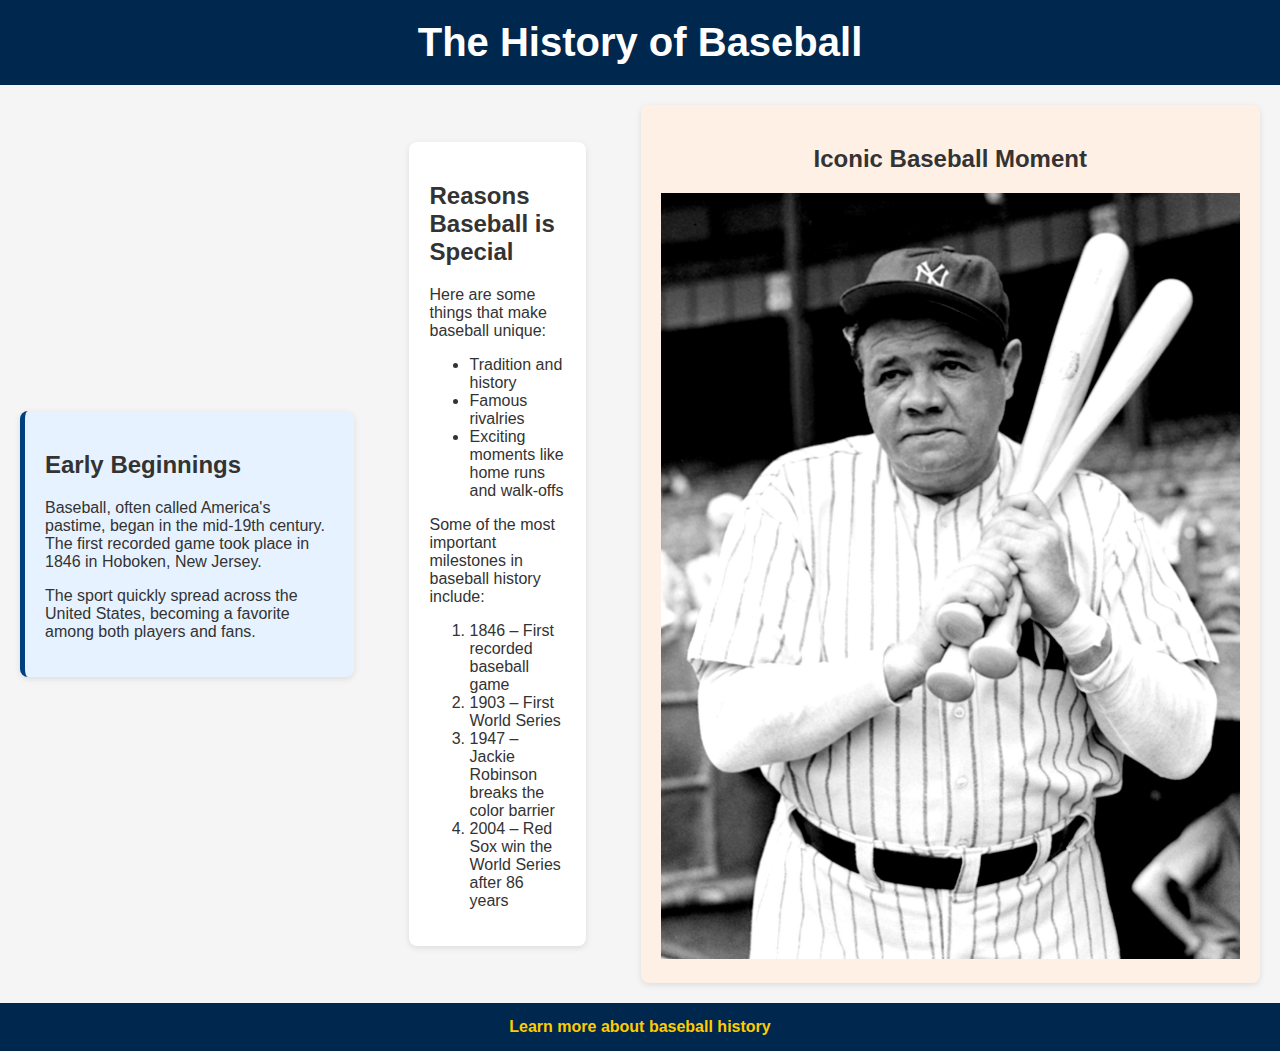
<file: Index.html>
<!DOCTYPE html>
<html lang="en">
<head>
    <meta charset="UTF-8">
    <meta name="viewport" content="width=device-width, initial-scale=1.0">
    <title>Baseball History</title>
    <link rel="stylesheet" href="style.css">
</head>
<body>
    
    <header id="main-header">
        <h1 class="title">The History of Baseball</h1>
    </header>

    
    <main class="flex-container">
        <section class="highlight">
            <h2>Early Beginnings</h2>
            <p>Baseball, often called America's pastime, began in the mid-19th century. The first recorded game took place in 1846 in Hoboken, New Jersey.</p>
            <p>The sport quickly spread across the United States, becoming a favorite among both players and fans.</p>
        </section>

        
        <section>
            <h2>Reasons Baseball is Special</h2>
            <p>Here are some things that make baseball unique:</p>

          
            <ul>
                <li>Tradition and history</li>
                <li>Famous rivalries</li>
                <li>Exciting moments like home runs and walk-offs</li>
            </ul>

            <p>Some of the most important milestones in baseball history include:</p>

            
            <ol>
                <li>1846 – First recorded baseball game</li>
                <li>1903 – First World Series</li>
                <li>1947 – Jackie Robinson breaks the color barrier</li>
                <li>2004 – Red Sox win the World Series after 86 years</li>
            </ol>
        </section>

       
        <section id="iconic-moment">
            <h2>Iconic Baseball Moment</h2>
            <img src="Image/babe-ruth-2.jpg" alt="Babe Ruth, one of baseball’s most legendary players, holding a bat">
        </section>
    </main>

    
    <footer id="footer-section">
         <nav>
            <a href="page2.html">Learn more about baseball history</a>
        </nav>
    </footer>
</body>
</html>
</file>
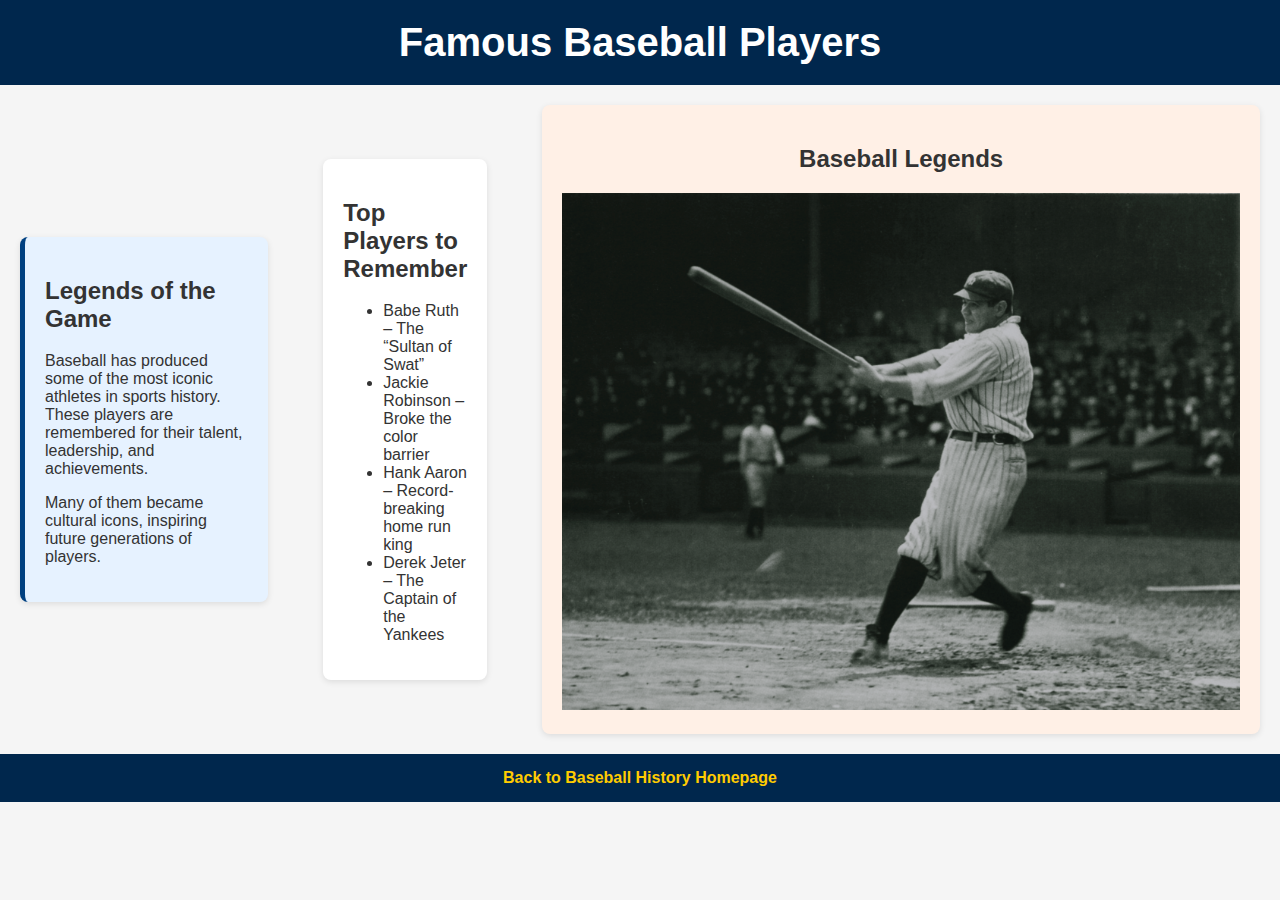
<file: page2.html>
<!DOCTYPE html>
<html lang="en">
<head>
    <meta charset="UTF-8">
    <meta name="viewport" content="width=device-width, initial-scale=1.0">
    <title>Famous Baseball Players</title>
    <link rel="stylesheet" href="style.css">
</head>
<body>
    
   
    <header id="main-header">
        <h1 class="title">Famous Baseball Players</h1>
    </header>

    
   
    <main class="flex-container">

        
        <section class="highlight">
            <h2>Legends of the Game</h2>
            <p>Baseball has produced some of the most iconic athletes in sports history. These players are remembered for their talent, leadership, and achievements.</p>
            <p>Many of them became cultural icons, inspiring future generations of players.</p>
        </section>

        <section>
            <h2>Top Players to Remember</h2>
            <ul>
                <li>Babe Ruth – The “Sultan of Swat”</li>
                <li>Jackie Robinson – Broke the color barrier</li>
                <li>Hank Aaron – Record-breaking home run king</li>
                <li>Derek Jeter – The Captain of the Yankees</li>
            </ul>
        </section>

        
        <section id="iconic-moment">
            <h2>Baseball Legends</h2>
            <img src="Image/babe-ruth-full-swing-170569940-5c91b0c0c9e77c0001a9277c.jpg" alt="Babe Ruth swinging a bat">
        </section>
    </main>

    
 
    <footer id="footer-section">
        <nav>
             <a href="index.html">Back to Baseball History Homepage</a>
        </nav>
    </footer>
</body>
</html>
</file>
<file: style.css>
body {
    background-color: #f5f5f5;
    font-family: Arial, sans-serif;
    font-size: 16px;
    margin: 0;
    padding: 0;
    color: #333;
}

img {
        max-width: 100%;
        height: auto;
    }
    
#main-header {
    background-color: #00274d;
    color: white;
    padding: 20px;
    text-align: center;
}

.title {
    font-size: 2.5rem;
    margin: 0;
}

section {
    padding: 20px;
    margin: 20px;
    background-color: #ffffff;
    border-radius: 8px;
    box-shadow: 0 2px 6px rgba(0,0,0,0.1);
}

.highlight {
    background-color: #e6f2ff;
    border-left: 5px solid #004080;
}

#iconic-moment {
    background-color: #fff0e6;
    text-align: center;
}

#footer-section {
    background-color: #00274d;
    color: white;
    padding: 15px;
    text-align: center;
}

#footer-section a {
    color: #ffcc00;
    text-decoration: none;
    font-weight: bold;
}

#footer-section a:hover {
    text-decoration: underline;
}

.flex-container {
    display: flex;
    flex-direction: column;
    gap: 15px;
    align-items: center;
}

@media (min-width: 768px) {
    .flex-container {
        flex-direction: row;
        justify-content: space-around;
    }
}

@media (max-width: 480px) {
    body {
        font-size: 14px;
    }
    .title {
        font-size: 2rem;
    }
    section {
        margin: 10px;
        padding: 15px;
    }
    
}
</file>
